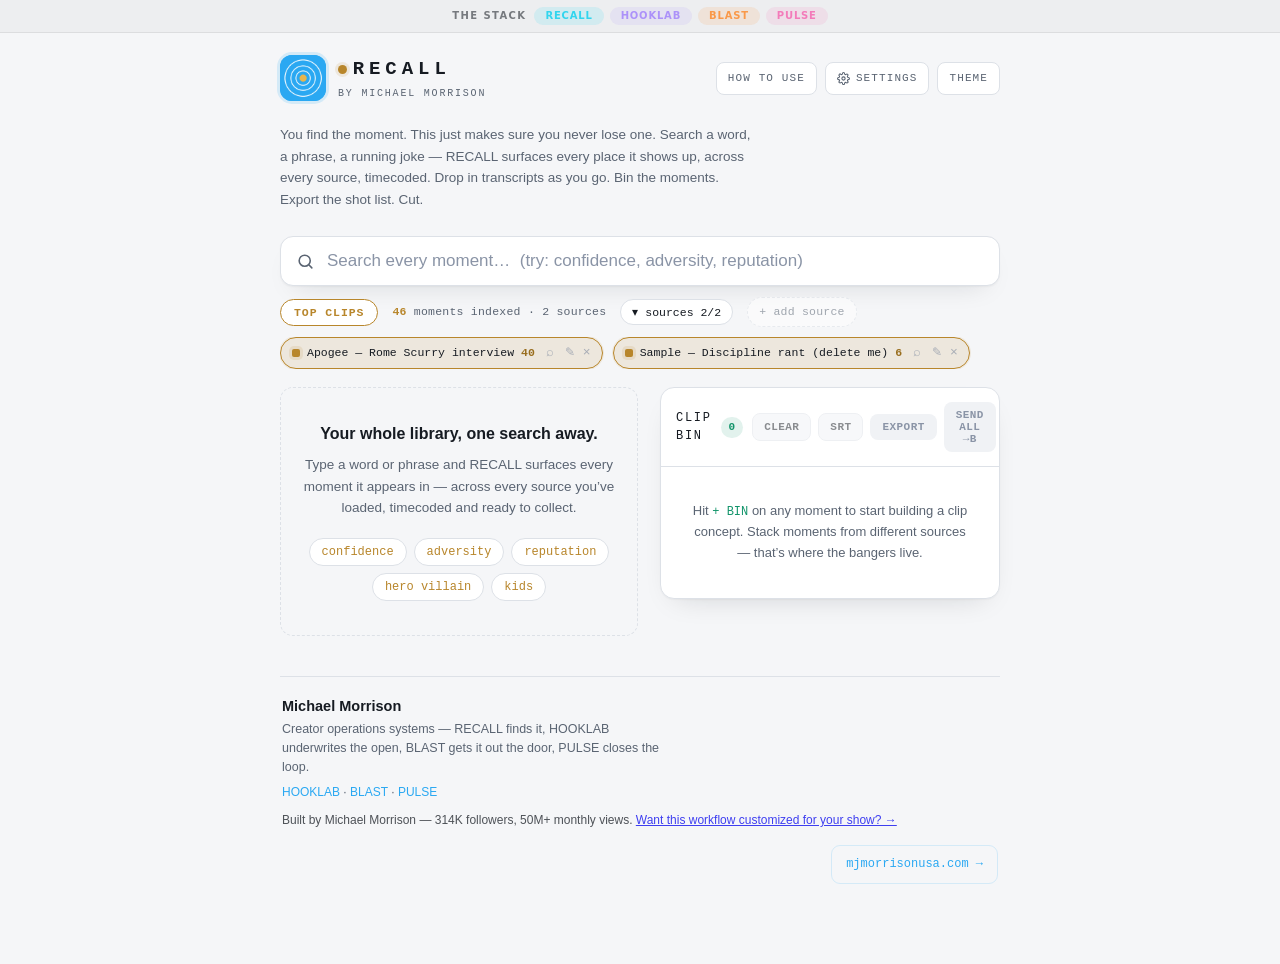
<file: index.html>
<!doctype html>
<html lang="en">
<head>
<meta charset="utf-8">
<meta name="viewport" content="width=device-width, initial-scale=1, viewport-fit=cover">
<meta name="color-scheme" content="dark light">
<meta name="theme-color" content="#0E1116" media="(prefers-color-scheme: dark)">
<meta name="theme-color" content="#F5F6F8" media="(prefers-color-scheme: light)">
<meta name="description" content="RECALL by Michael Morrison — searchable clip-memory for short-form creators. Part of the creator ops stack: RECALL finds it, HOOKLAB underwrites the open, BLAST gets it out the door.">

<!-- PWA: web app manifest + iOS Add-to-Home-Screen tags -->
<link rel="manifest" href="manifest.json">
<meta name="mobile-web-app-capable" content="yes">
<meta name="apple-mobile-web-app-capable" content="yes">
<meta name="apple-mobile-web-app-status-bar-style" content="black-translucent">
<meta name="apple-mobile-web-app-title" content="RECALL">
<meta name="format-detection" content="telephone=no">
<link rel="apple-touch-icon" href="icons/icon-180.png">
<link rel="apple-touch-icon" sizes="180x180" href="icons/icon-180.png">
<link rel="apple-touch-icon" sizes="167x167" href="icons/icon-167.png">
<link rel="apple-touch-icon" sizes="152x152" href="icons/icon-152.png">
<link rel="apple-touch-icon" sizes="120x120" href="icons/icon-120.png">

<title>RECALL — by Michael Morrison</title>
</head>
<body>
  <link rel="stylesheet" href="style.css">


<div class="wrap">
  <div class="top">
    <div class="brand">
      <span class="logo" id="logo"><b>MJM</b></span>
      <span class="lock">
        <span class="mark"><span class="dot"></span>RECALL</span>
        <span class="by">by Michael Morrison</span>
      </span>
    </div>
    <div class="actions">
      <a href="howto.html" class="iconbtn" title="How to use RECALL">HOW TO USE</a>
      <button class="iconbtn" id="settings" title="Settings">
        <svg viewBox="0 0 24 24" fill="none" stroke="currentColor" stroke-width="2" stroke-linecap="round" stroke-linejoin="round"><circle cx="12" cy="12" r="3"/><path d="M19.4 15a1.65 1.65 0 0 0 .33 1.82l.06.06a2 2 0 1 1-2.83 2.83l-.06-.06a1.65 1.65 0 0 0-1.82-.33 1.65 1.65 0 0 0-1 1.51V21a2 2 0 0 1-4 0v-.09A1.65 1.65 0 0 0 9 19.4a1.65 1.65 0 0 0-1.82.33l-.06.06a2 2 0 1 1-2.83-2.83l.06-.06a1.65 1.65 0 0 0 .33-1.82 1.65 1.65 0 0 0-1.51-1H3a2 2 0 0 1 0-4h.09A1.65 1.65 0 0 0 4.6 9a1.65 1.65 0 0 0-.33-1.82l-.06-.06a2 2 0 1 1 2.83-2.83l.06.06a1.65 1.65 0 0 0 1.82.33H9a1.65 1.65 0 0 0 1-1.51V3a2 2 0 0 1 4 0v.09a1.65 1.65 0 0 0 1 1.51 1.65 1.65 0 0 0 1.82-.33l.06-.06a2 2 0 1 1 2.83 2.83l-.06.06a1.65 1.65 0 0 0-.33 1.82V9a1.65 1.65 0 0 0 1.51 1H21a2 2 0 0 1 0 4h-.09a1.65 1.65 0 0 0-1.51 1z"/></svg>
        SETTINGS
      </button>
      <button class="iconbtn" id="theme">THEME</button>
    </div>
  </div>
  <p class="lede">You find the moment. This just makes sure you never lose one. Search a word, a phrase,
    a running joke — RECALL surfaces every place it shows up, across every source, timecoded. Drop
    in transcripts as you go. Bin the moments. Export the shot list. Cut.</p>

  <div class="searchrow">
    <div class="searchbox">
      <svg width="19" height="19" viewBox="0 0 24 24" fill="none" stroke="currentColor" stroke-width="2" stroke-linecap="round"><circle cx="11" cy="11" r="7"></circle><path d="m20 20-3.5-3.5"></path></svg>
      <input id="q" placeholder="Search every moment…  (try: confidence, adversity, reputation)" autocomplete="off" spellcheck="false">
      <button class="clearq" id="clearq" aria-label="Clear">&times;</button>
    </div>
    <div class="meta">
      <button class="tcbtn" id="topclips" title="Scan your library for proven clip openers">TOP CLIPS</button>
      <span class="count" id="count"></span>
      <button class="chip srctoggle" id="srctoggle" type="button" aria-expanded="true" aria-controls="chips">sources</button>
      <span class="chip addsrc" id="addchip">+ add source</span>
    </div>
    <div class="chiptray" id="chips"></div>
  </div>

  <div class="cols">
    <div class="results" id="results"></div>

    <aside class="bin" id="bin">
      <div class="bhead" id="bhead">
        <span class="btitle">Clip Bin</span>
        <span class="bnum" id="bnum">0</span>
        <div class="bhead-actions">
          <button class="exp2" id="clearbin" disabled title="Empty the clip bin">CLEAR</button>
          <button class="exp2" id="exportSRT" disabled title="Download as .srt subtitle file for video editors">SRT</button>
          <button class="exp" id="export" disabled title="Copy shot list to clipboard">EXPORT</button>
          <button class="exp" id="binToBlast" disabled title="Send every clip in the bin to BLAST to caption in one batch">SEND ALL →B</button>
        </div>
      </div>
      <div class="binlist" id="binlist"></div>
    </aside>
  </div>

  <footer class="foot">
    <div>
      <div class="fname">Michael Morrison</div>
      <div class="ftag">Creator operations systems — RECALL finds it, HOOKLAB underwrites the open, BLAST gets it out the door, PULSE closes the loop.</div>
      <div class="flinks"><a href="https://mjmorrison10.github.io/Hooklabs/">HOOKLAB</a> &middot; <a href="https://mjmorrison10.github.io/blast/">BLAST</a> &middot; <a href="https://mjmorrison10.github.io/pulse/">PULSE</a></div>
      <div class="fbridge" style="margin-top:10px;font-size:12px;opacity:.75;line-height:1.5">Built by Michael Morrison — 314K followers, 50M+ monthly views.
        <a href="https://mjmorrisonusa.com/#/webdev?utm_source=recall" target="_blank" rel="noopener">Want this workflow customized for your show? &rarr;</a></div>
    </div>
    <a class="fcta" href="https://mjmorrisonusa.com" target="_blank" rel="noopener">mjmorrisonusa.com &rarr;</a>
  </footer>
</div>

<div class="scrim" id="scrim">
  <div class="modal" role="dialog" aria-modal="true">
    <h2>Add a source</h2>
    <div class="mbody">
      <div><label>Title <span class="req">required</span></label>
        <input id="mtitle" placeholder="e.g. Weekly Podcast — Ep 214" aria-required="true"></div>
      <div><label>Transcript</label>
        <textarea id="mtext" placeholder="[00:01:23] Paste a timestamped transcript here...
[00:01:41] One line per moment, each starting with a timecode.
2:05 Bare timecodes work too — brackets optional."></textarea></div>
      <p class="hint" style="margin:6px 0 2px;color:var(--gold)">🎙️ <b>No API key needed:</b> transcribe your audio or video free at
        <a href="https://turboscribe.ai/dashboard" target="_blank" rel="noopener">TurboScribe</a>, then paste the transcript here. RECALL reads its format directly.</p>
      <p class="hint">Paste any of these and RECALL detects the format automatically:
        <b>SRT/VTT</b> subtitle files (most precise hook timestamps — fragmented cues are re-joined
        into full sentences), TurboScribe's inline <b>(0:04)</b> format, plain leading timecodes like
        <b>[00:01:23]</b> / <b>1:23</b>, or range headers <b>(0:04 - 0:23)</b> with text on the next line.
        Long blocks split into sentences automatically. Your library is saved on this device — it grows
        every time you add a source.</p>

      <div class="divider">OR</div>
      <div class="uploadzone" id="uploadzone" role="button" tabindex="0">
        <div class="pick" id="picklabel">
          <svg viewBox="0 0 24 24" fill="none" stroke="currentColor" stroke-width="2" stroke-linecap="round" stroke-linejoin="round"><path d="M21 15v4a2 2 0 0 1-2 2H5a2 2 0 0 1-2-2v-4"/><polyline points="17 8 12 3 7 8"/><line x1="12" y1="3" x2="12" y2="15"/></svg>
          Choose audio or video file
        </div>
        <div class="hint">mp3 · m4a · wav · mp4 · mov · webm — up to 2 GB. <b>Audio-only is fastest.</b> Pick or drop a .txt, .srt, or .vtt transcript and it loads as text, no API needed.</div>
      </div>
      <!-- Kept OUTSIDE #uploadzone: renderUploadZone() rewrites the zone's
           innerHTML on every open, which would otherwise detach this input. -->
      <input type="file" id="audiofile" accept="audio/*,video/*,.mp3,.m4a,.wav,.mp4,.mov,.webm,.ogg,.flac,.txt,.srt,.vtt,.md,text/plain" style="display:none">
      <p class="privacy"><b>Audio is sent to Google for transcription.</b> Your transcripts stay on this
        device and never leave it. <a href="https://aistudio.google.com/app/apikey" target="_blank" rel="noopener">Need a key?</a>
        No key? <a href="https://turboscribe.ai/dashboard" target="_blank" rel="noopener">Transcribe free with TurboScribe</a> and paste it above.</p>
    </div>
    <div class="mfoot">
      <div class="mstatus" id="mstatus" role="status" aria-live="polite"></div>
      <button class="btn ghost" id="mcancel">Cancel</button>
      <button class="btn primary" id="msave" disabled>Add to library</button>
    </div>
  </div>
</div>

<div class="scrim" id="settingscrim">
  <div class="modal" role="dialog" aria-modal="true">
    <h2>Settings</h2>
    <div class="mbody">
      <div>
        <label>AI provider</label>
        <div class="providerrow radiocards">
          <label class="radiopill"><input type="radio" name="provider" id="providerGemini" value="gemini" checked>
            <span class="rbody"><span class="rtitle">Gemini</span>
            <span class="rdesc">The easy default. Only option that can upload long recordings.</span></span></label>
          <label class="radiopill"><input type="radio" name="provider" id="providerOpenrouter" value="openrouter">
            <span class="rbody"><span class="rtitle">OpenRouter</span>
            <span class="rdesc">Pick any text model. Caps out near 15MB per file.</span></span></label>
        </div>
        <p class="hint" style="margin-top:6px;color:var(--gold)">🔗 API keys are shared across RECALL,
          HOOKLAB, BLAST, and PULSE on this device — enter a key once, it works everywhere.</p>
      </div>

      <div>
        <label>AI speed vs. quality</label>
        <div class="providerrow radiocards">
          <label class="radiopill"><input type="radio" name="aiThinking" value="on" checked>
            <span class="rbody"><span class="rtitle">Best quality</span>
            <span class="rdesc">The model thinks before answering. Better results, slower.</span></span></label>
          <label class="radiopill"><input type="radio" name="aiThinking" value="off">
            <span class="rbody"><span class="rtitle">Fastest</span>
            <span class="rdesc">Skips thinking. Answers sooner, a little rougher.</span></span></label>
        </div>
        <p class="hint" style="margin-top:8px">Gemini only (OpenRouter models decide for themselves).
          Transcription always skips thinking, and Top Clips scanning always thinks — this switch covers
          AI COMPOSE and the rest. Saves instantly and applies across RECALL, HOOKLAB, and BLAST on this
          device.</p>
      </div>

      <div id="geminiFields"><label>Gemini API key</label>
        <div class="keyrow">
          <input id="gemkey" type="password" placeholder="AIza… or AQ.…" autocomplete="off" spellcheck="false">
          <button id="keyshow" type="button">show</button>
        </div>
        <div class="keystatus empty" id="keystatus">No key saved.</div>
        <p class="hint keyhint" style="margin-top:8px">Your key is stored only in this browser's
          localStorage and sent only to Google Gemini for transcription. Gemini API keys are free within
          Google's rate limits; past those limits Google bills your account.
          <a href="https://aistudio.google.com/app/apikey" target="_blank" rel="noopener">Get a free key at aistudio.google.com</a>.</p>
      </div>

      <div id="openrouterFields" class="hidden"><label>OpenRouter API key</label>
        <div class="keyrow">
          <input id="orkey" type="password" placeholder="sk-or-…" autocomplete="off" spellcheck="false">
          <button id="orkeyshow" type="button">show</button>
        </div>
        <div class="keystatus empty" id="orkeystatus">No key saved.</div>
        <label style="margin-top:12px;display:flex;justify-content:space-between;align-items:center">Model
          <button type="button" id="ormodelrefresh" title="Re-pull the model list and pricing from OpenRouter"
            style="font:inherit;font-size:11px;letter-spacing:.04em;background:none;border:none;color:var(--gold);cursor:pointer;padding:0;text-transform:none">↻ Refresh</button>
        </label>
        <select id="ormodelselect"></select>
        <input id="ormodel" type="text" placeholder="openai/gpt-4o-mini" autocomplete="off" spellcheck="false" style="margin-top:8px">
        <p class="hint keyhint" style="margin-top:8px">Live list from OpenRouter, ranked by
          <a href="https://arena.ai/leaderboard/text" target="_blank" rel="noopener">arena.ai</a>.
          FREE means $0 within the provider's rate limits; paid prices are per 1M tokens.
          No large-file upload like Gemini's — long recordings need Gemini.
          <a href="https://openrouter.ai/keys" target="_blank" rel="noopener">Get a key at openrouter.ai</a>.</p>
      </div>

      <div class="divider">CHANNEL</div>

      <div>
        <label for="channelname">Channel name</label>
        <input id="channelname" type="text" placeholder="e.g. Uncle Scurry Clips" autocomplete="off">
        <label for="channelniche" style="margin-top:10px;display:block">Niche</label>
        <select id="channelniche"></select>
        <p class="hint" style="margin-top:8px">Feeds Top Clips — niche-fit ranking offline, and the
          AI pass when a key is set.</p>
        <label for="postattr" style="margin-top:10px;display:block">Post attribution</label>
        <input id="postattr" type="text" placeholder="— {show}" autocomplete="off" spellcheck="false">
        <p class="hint" style="margin-top:8px">Suffix on Top Clips → POST quotes. <b>{show}</b> becomes
          the source title.</p>
      </div>

      <div class="divider">DATA</div>

      <div>
        <label>Library backup</label>
        <p class="hint" style="margin:6px 0 10px">Save your library as a JSON file you can re-import
          later. Useful when switching browsers, devices, or just keeping a safety copy. Your library
          lives in this browser's localStorage — clearing browser data wipes it.</p>
        <div class="keyrow">
          <button id="exportlib" type="button" class="primary">Export library</button>
          <button id="importlib" type="button">Import…</button>
          <input type="file" id="libfile" accept="application/json,.json" style="display:none">
        </div>
        <div class="keystatus empty" id="libstatus">No export yet.</div>
        <div id="libactions" style="display:none;margin-top:8px" class="keyrow">
          <button id="libreplace" type="button" class="primary">Replace my library</button>
          <button id="libmerge" type="button">Merge (add new sources only)</button>
          <button id="libcancel" type="button">Cancel</button>
        </div>
        <p class="hint" style="margin-top:8px"><b>Replace</b> wipes your current library and loads
          the file. <b>Merge</b> adds sources from the file that aren't already in your library; bin
          items aren't merged.</p>
      </div>

      <div style="margin-top:16px">
        <label>Whole-stack backup</label>
        <p class="hint" style="margin:6px 0 10px">One file that backs up <b>all four apps</b> on this
          device: RECALL's library, your HOOKLAB ledger, BLAST sessions/presets, PULSE tracked posts,
          and your shared API keys. Restore it on a new browser or device.</p>
        <div class="keyrow">
          <button id="stackexport" type="button" class="primary">Export stack backup</button>
          <button id="stackimport" type="button">Import…</button>
          <input type="file" id="stackfile" accept="application/json,.json" style="display:none">
        </div>
        <div class="keystatus empty" id="stackstatus">Covers RECALL · HOOKLAB · BLAST · PULSE.</div>
        <div class="keyrow" style="margin-top:10px">
          <button id="stacksync" type="button" class="primary">Sync Google Drive</button>
          <button id="stackmerge" type="button">Merge a file…</button>
          <input type="file" id="stackmergefile" accept="application/json,.json" style="display:none">
        </div>
        <p class="hint" style="margin:8px 0 4px">Sync keeps this device and your phone in step through <b>your own</b> Google Drive (it only ever touches the one file it creates, and never uploads your API keys). Merge folds another backup in without deleting anything.</p>
        <div class="keystatus empty" id="syncstatus"></div>
      </div>
    </div>
    <div class="mfoot">
      <button class="btn ghost" id="keyclear">Clear this key</button>
      <button class="btn ghost" id="keycancel">Cancel</button>
      <button class="btn primary" id="keysave">Save</button>
    </div>
  </div>
</div>

<div class="toast" id="toast"></div>

<script src="stackdata.js"></script>
<script src="stacknav.js"></script>
<script src="stackmodels.js"></script>
<script src="llm.js"></script>
<script src="topclips-patterns.js"></script>
<script src="topclips.js"></script>
<script src="app.js"></script>

<script data-goatcounter="https://mjmorrisonusa.goatcounter.com/count"
        async src="//gc.zgo.at/count.js"></script>
</body>
</html>
</file>
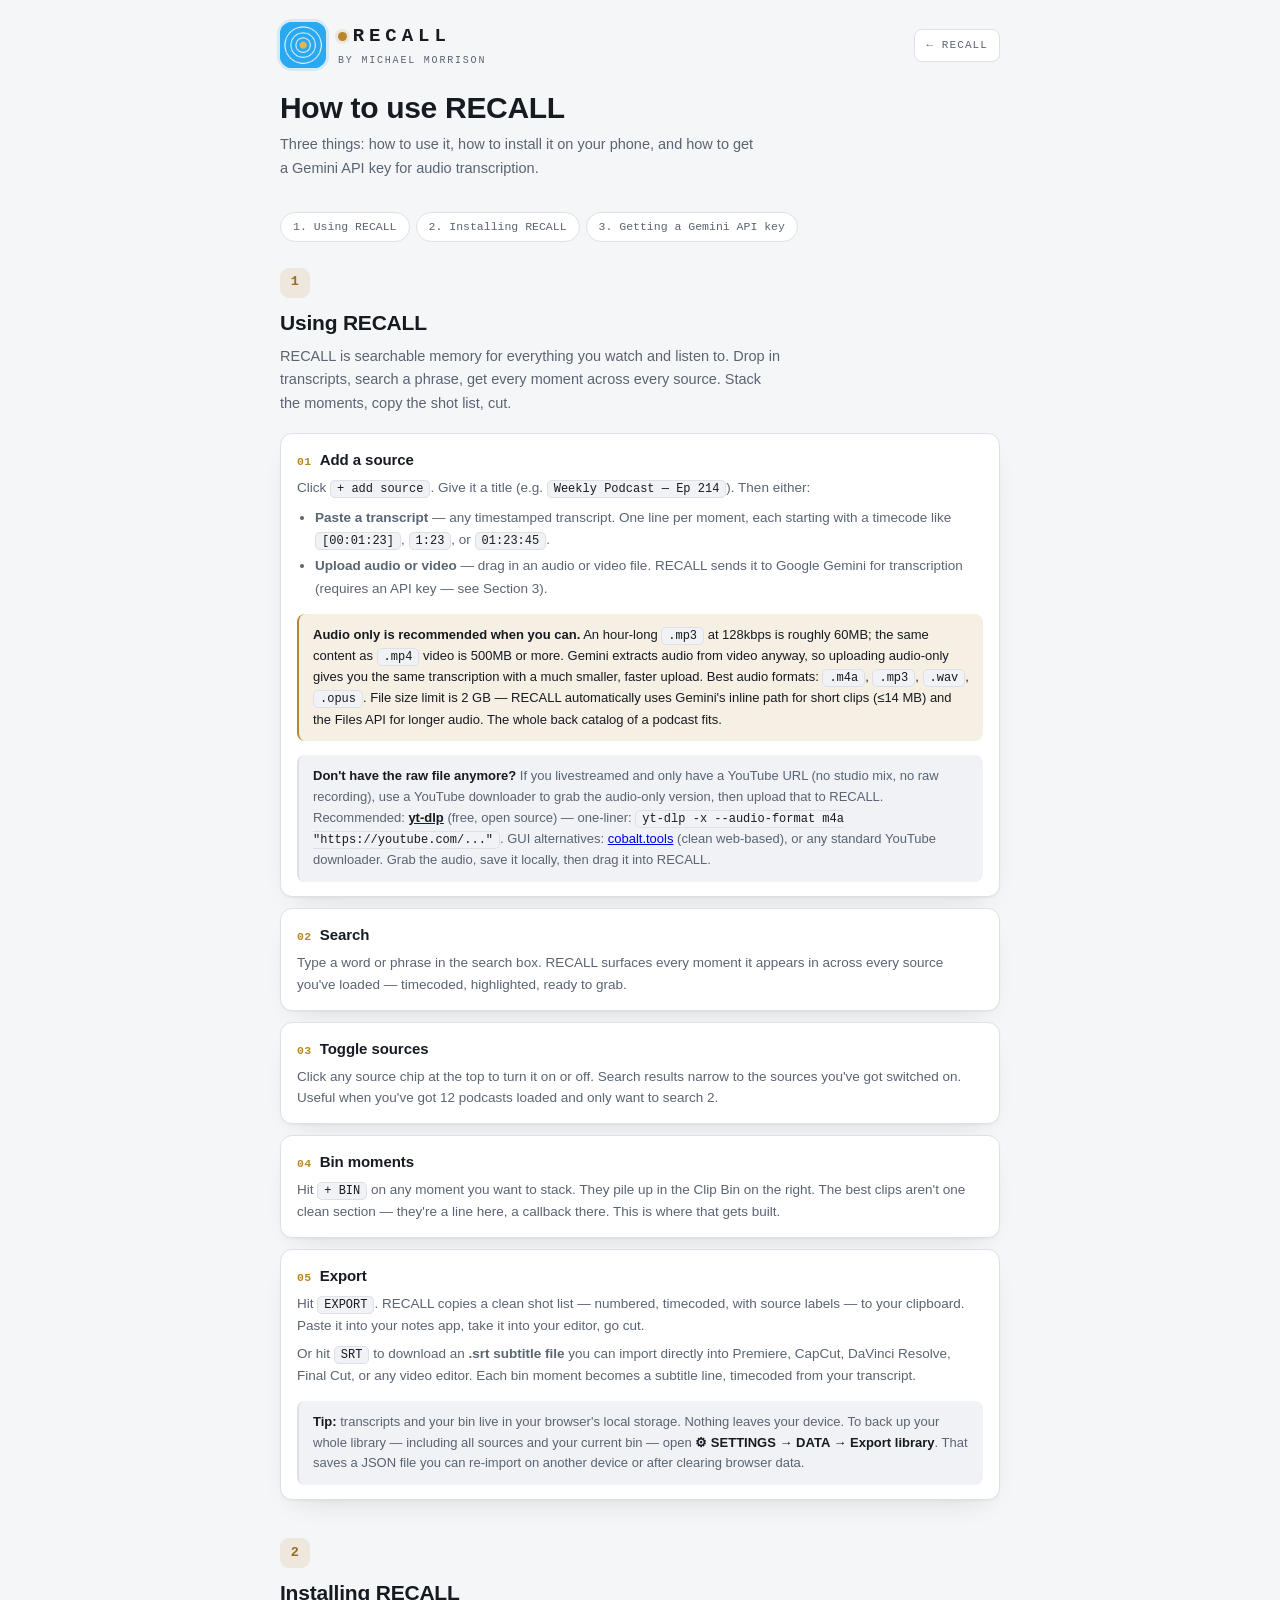
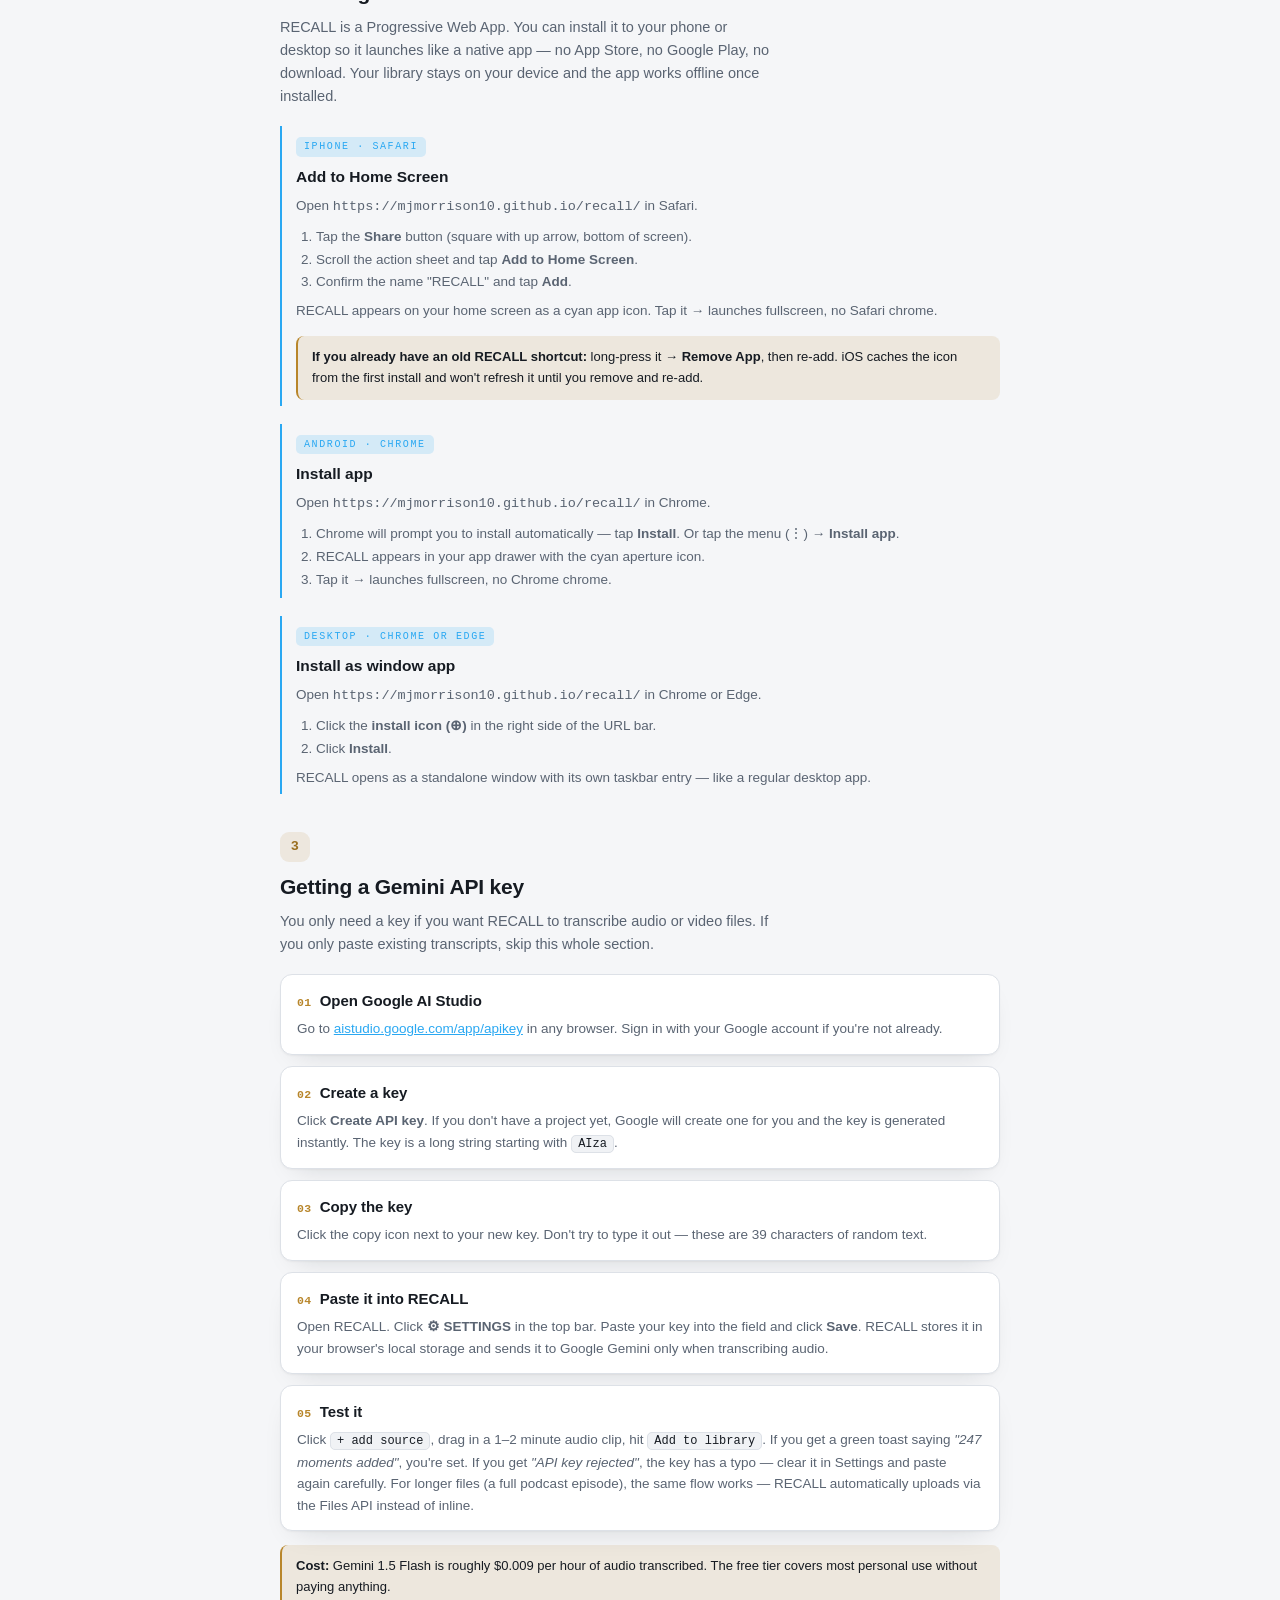
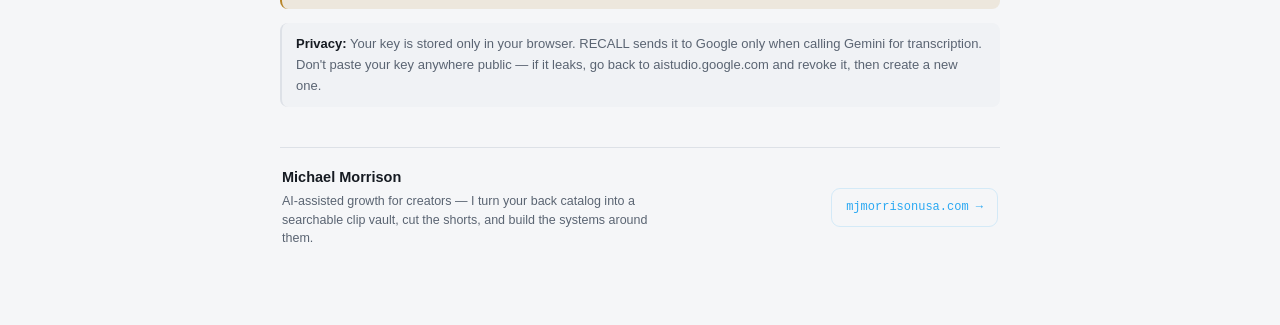
<file: howto.html>
<!doctype html>
<html lang="en">
<head>
<meta charset="utf-8">
<meta name="viewport" content="width=device-width, initial-scale=1, viewport-fit=cover">
<meta name="color-scheme" content="dark light">
<meta name="theme-color" content="#0E1116" media="(prefers-color-scheme: dark)">
<meta name="theme-color" content="#F5F6F8" media="(prefers-color-scheme: light)">
<meta name="description" content="How to use RECALL — install the app, get a Gemini API key, and search your transcript library.">

<!-- PWA: same manifest + iOS tags as the main app so this page works in the installed shell too -->
<link rel="manifest" href="manifest.json">
<meta name="mobile-web-app-capable" content="yes">
<meta name="apple-mobile-web-app-capable" content="yes">
<meta name="apple-mobile-web-app-status-bar-style" content="black-translucent">
<meta name="apple-mobile-web-app-title" content="RECALL">
<meta name="format-detection" content="telephone=no">
<link rel="apple-touch-icon" href="icons/icon-180.png">
<link rel="apple-touch-icon" sizes="180x180" href="icons/icon-180.png">
<link rel="apple-touch-icon" sizes="167x167" href="icons/icon-167.png">
<link rel="apple-touch-icon" sizes="152x152" href="icons/icon-152.png">
<link rel="apple-touch-icon" sizes="120x120" href="icons/icon-120.png">

<title>How to use RECALL</title>

  <link rel="stylesheet" href="style.css">

</head>
<body>
<div class="wrap">
  <div class="top">
    <a href="index.html" class="brand" style="text-decoration:none;color:inherit">
      <span class="logo" id="logo"></span>
      <span class="lock">
        <span class="mark"><span class="dot"></span>RECALL</span>
        <span class="by">by Michael Morrison</span>
      </span>
    </a>
    <div class="actions">
      <a href="index.html" class="iconbtn">← RECALL</a>
    </div>
  </div>

  <div class="pagehead">
    <h1>How to use RECALL</h1>
    <p>Three things: how to use it, how to install it on your phone, and how to get a Gemini API key for audio transcription.</p>
  </div>

  <nav class="toc">
    <a href="#use">1. Using RECALL</a>
    <a href="#install">2. Installing RECALL</a>
    <a href="#key">3. Getting a Gemini API key</a>
  </nav>

  <!-- ===== SECTION 1: USING RECALL ===== -->
  <section class="howsection" id="use">
    <div class="num">1</div>
    <h2>Using RECALL</h2>
    <p class="intro">RECALL is searchable memory for everything you watch and listen to. Drop in transcripts, search a phrase, get every moment across every source. Stack the moments, copy the shot list, cut.</p>

    <div class="steps">
      <div class="step">
        <h3><span class="ord">01</span>Add a source</h3>
        <p>Click <code>+ add source</code>. Give it a title (e.g. <code>Weekly Podcast — Ep 214</code>). Then either:</p>
        <ul>
          <li><b>Paste a transcript</b> — any timestamped transcript. One line per moment, each starting with a timecode like <code>[00:01:23]</code>, <code>1:23</code>, or <code>01:23:45</code>.</li>
          <li><b>Upload audio or video</b> — drag in an audio or video file. RECALL sends it to Google Gemini for transcription (requires an API key — see Section 3).</li>
        </ul>

        <div class="note"><b>Audio only is recommended when you can.</b> An hour-long <code>.mp3</code> at 128kbps is roughly 60MB; the same content as <code>.mp4</code> video is 500MB or more. Gemini extracts audio from video anyway, so uploading audio-only gives you the same transcription with a much smaller, faster upload. Best audio formats: <code>.m4a</code>, <code>.mp3</code>, <code>.wav</code>, <code>.opus</code>. File size limit is 2 GB — RECALL automatically uses Gemini's inline path for short clips (≤14 MB) and the Files API for longer audio. The whole back catalog of a podcast fits.</div>

        <div class="note muted"><b>Don't have the raw file anymore?</b> If you livestreamed and only have a YouTube URL (no studio mix, no raw recording), use a YouTube downloader to grab the audio-only version, then upload that to RECALL. Recommended: <a href="https://github.com/yt-dlp/yt-dlp" target="_blank" rel="noopener"><b>yt-dlp</b></a> (free, open source) — one-liner: <code>yt-dlp -x --audio-format m4a "https://youtube.com/..."</code>. GUI alternatives: <a href="https://cobalt.tools" target="_blank" rel="noopener">cobalt.tools</a> (clean web-based), or any standard YouTube downloader. Grab the audio, save it locally, then drag it into RECALL.</div>
      </div>

      <div class="step">
        <h3><span class="ord">02</span>Search</h3>
        <p>Type a word or phrase in the search box. RECALL surfaces every moment it appears in across every source you've loaded — timecoded, highlighted, ready to grab.</p>
      </div>

      <div class="step">
        <h3><span class="ord">03</span>Toggle sources</h3>
        <p>Click any source chip at the top to turn it on or off. Search results narrow to the sources you've got switched on. Useful when you've got 12 podcasts loaded and only want to search 2.</p>
      </div>

      <div class="step">
        <h3><span class="ord">04</span>Bin moments</h3>
        <p>Hit <code>+ BIN</code> on any moment you want to stack. They pile up in the Clip Bin on the right. The best clips aren't one clean section — they're a line here, a callback there. This is where that gets built.</p>
      </div>

      <div class="step">
        <h3><span class="ord">05</span>Export</h3>
        <p>Hit <code>EXPORT</code>. RECALL copies a clean shot list — numbered, timecoded, with source labels — to your clipboard. Paste it into your notes app, take it into your editor, go cut.</p>
        <p>Or hit <code>SRT</code> to download an <b>.srt subtitle file</b> you can import directly into Premiere, CapCut, DaVinci Resolve, Final Cut, or any video editor. Each bin moment becomes a subtitle line, timecoded from your transcript.</p>
        <div class="note muted"><b>Tip:</b> transcripts and your bin live in your browser's local storage. Nothing leaves your device. To back up your whole library — including all sources and your current bin — open <b>⚙ SETTINGS → DATA → Export library</b>. That saves a JSON file you can re-import on another device or after clearing browser data.</div>
      </div>
    </div>
  </section>

  <!-- ===== SECTION 2: INSTALLING RECALL ===== -->
  <section class="howsection" id="install">
    <div class="num">2</div>
    <h2>Installing RECALL</h2>
    <p class="intro">RECALL is a Progressive Web App. You can install it to your phone or desktop so it launches like a native app — no App Store, no Google Play, no download. Your library stays on your device and the app works offline once installed.</p>

    <div class="platform">
      <span class="tag">iPhone · Safari</span>
      <h3>Add to Home Screen</h3>
      <p>Open <code>https://mjmorrison10.github.io/recall/</code> in Safari.</p>
      <ol style="margin:8px 0 0;padding-left:20px;color:var(--muted);font-size:13.5px;line-height:1.7">
        <li>Tap the <b>Share</b> button (square with up arrow, bottom of screen).</li>
        <li>Scroll the action sheet and tap <b>Add to Home Screen</b>.</li>
        <li>Confirm the name "RECALL" and tap <b>Add</b>.</li>
      </ol>
      <p>RECALL appears on your home screen as a cyan app icon. Tap it → launches fullscreen, no Safari chrome.</p>
      <div class="note"><b>If you already have an old RECALL shortcut:</b> long-press it → <b>Remove App</b>, then re-add. iOS caches the icon from the first install and won't refresh it until you remove and re-add.</div>
    </div>

    <div class="platform">
      <span class="tag">Android · Chrome</span>
      <h3>Install app</h3>
      <p>Open <code>https://mjmorrison10.github.io/recall/</code> in Chrome.</p>
      <ol style="margin:8px 0 0;padding-left:20px;color:var(--muted);font-size:13.5px;line-height:1.7">
        <li>Chrome will prompt you to install automatically — tap <b>Install</b>. Or tap the menu (⋮) → <b>Install app</b>.</li>
        <li>RECALL appears in your app drawer with the cyan aperture icon.</li>
        <li>Tap it → launches fullscreen, no Chrome chrome.</li>
      </ol>
    </div>

    <div class="platform">
      <span class="tag">Desktop · Chrome or Edge</span>
      <h3>Install as window app</h3>
      <p>Open <code>https://mjmorrison10.github.io/recall/</code> in Chrome or Edge.</p>
      <ol style="margin:8px 0 0;padding-left:20px;color:var(--muted);font-size:13.5px;line-height:1.7">
        <li>Click the <b>install icon (⊕)</b> in the right side of the URL bar.</li>
        <li>Click <b>Install</b>.</li>
      </ol>
      <p>RECALL opens as a standalone window with its own taskbar entry — like a regular desktop app.</p>
    </div>
  </section>

  <!-- ===== SECTION 3: GETTING A GEMINI API KEY ===== -->
  <section class="howsection" id="key">
    <div class="num">3</div>
    <h2>Getting a Gemini API key</h2>
    <p class="intro">You only need a key if you want RECALL to transcribe audio or video files. If you only paste existing transcripts, skip this whole section.</p>

    <div class="steps">
      <div class="step">
        <h3><span class="ord">01</span>Open Google AI Studio</h3>
        <p>Go to <a href="https://aistudio.google.com/app/apikey" target="_blank" rel="noopener" style="color:var(--brand)">aistudio.google.com/app/apikey</a> in any browser. Sign in with your Google account if you're not already.</p>
      </div>

      <div class="step">
        <h3><span class="ord">02</span>Create a key</h3>
        <p>Click <b>Create API key</b>. If you don't have a project yet, Google will create one for you and the key is generated instantly. The key is a long string starting with <code>AIza</code>.</p>
      </div>

      <div class="step">
        <h3><span class="ord">03</span>Copy the key</h3>
        <p>Click the copy icon next to your new key. Don't try to type it out — these are 39 characters of random text.</p>
      </div>

      <div class="step">
        <h3><span class="ord">04</span>Paste it into RECALL</h3>
        <p>Open RECALL. Click <b>⚙ SETTINGS</b> in the top bar. Paste your key into the field and click <b>Save</b>. RECALL stores it in your browser's local storage and sends it to Google Gemini only when transcribing audio.</p>
      </div>

      <div class="step">
        <h3><span class="ord">05</span>Test it</h3>
        <p>Click <code>+ add source</code>, drag in a 1–2 minute audio clip, hit <code>Add to library</code>. If you get a green toast saying <i>"247 moments added"</i>, you're set. If you get <i>"API key rejected"</i>, the key has a typo — clear it in Settings and paste again carefully. For longer files (a full podcast episode), the same flow works — RECALL automatically uploads via the Files API instead of inline.</p>
      </div>
    </div>

    <div class="note"><b>Cost:</b> Gemini 1.5 Flash is roughly $0.009 per hour of audio transcribed. The free tier covers most personal use without paying anything.</div>
    <div class="note muted"><b>Privacy:</b> Your key is stored only in your browser. RECALL sends it to Google only when calling Gemini for transcription. Don't paste your key anywhere public — if it leaks, go back to aistudio.google.com and revoke it, then create a new one.</div>
  </section>

  <footer class="foot">
    <div>
      <div class="fname">Michael Morrison</div>
      <div class="ftag">AI-assisted growth for creators — I turn your back catalog into a searchable clip vault, cut the shorts, and build the systems around them.</div>
    </div>
    <a class="fcta" href="https://mjmorrisonusa.com" target="_blank" rel="noopener">mjmorrisonusa.com &rarr;</a>
  </footer>
</div>

<script>
// Logo fallback (matches index.html's logic).
(function(){
  var im = new Image();
  im.onload = function(){
    var l = document.getElementById("logo");
    if (l) { l.innerHTML = ""; im.alt = "Michael Morrison"; l.appendChild(im); }
  };
  im.src = "logo.png";
})();
</script>
</body>
</html>
</file>
<file: style.css>
:root{
    --ground:#0E1116; --surface:#161B22; --surface2:#1D242E; --border:#2A333F;
    --ink:#E6EAF0; --muted:#8A94A6; --faint:#5C6675;
    --gold:#E8B54D; --gold-deep:#C8912E; --gold-ghost:rgba(232,181,77,.14);
    --pos:#4FD6A0; --pos-ghost:rgba(79,214,160,.14);
    --brand:#2AA8F2; --brand-ghost:rgba(42,168,242,.16);
    --shadow:0 1px 0 rgba(255,255,255,.03) inset, 0 10px 30px -12px rgba(0,0,0,.6);
    --sans:-apple-system,BlinkMacSystemFont,"Segoe UI",Roboto,Helvetica,Arial,sans-serif;
    --mono:ui-monospace,"SF Mono",SFMono-Regular,Menlo,Consolas,"Liberation Mono",monospace;
  }
  @media (prefers-color-scheme: light){
    :root{
      --ground:#F5F6F8; --surface:#FFFFFF; --surface2:#F0F2F5; --border:#DDE1E7;
      --ink:#161B22; --muted:#5A6472; --faint:#8A94A6;
      --gold:#B8862B; --gold-deep:#996E1E; --gold-ghost:rgba(184,134,43,.13);
      --pos:#12946A; --pos-ghost:rgba(18,148,106,.12);
      --shadow:0 1px 2px rgba(16,20,25,.04), 0 12px 28px -16px rgba(16,20,25,.18);
    }
  }
  :root[data-theme="dark"]{
    --ground:#0E1116; --surface:#161B22; --surface2:#1D242E; --border:#2A333F;
    --ink:#E6EAF0; --muted:#8A94A6; --faint:#5C6675;
    --gold:#E8B54D; --gold-deep:#C8912E; --gold-ghost:rgba(232,181,77,.14);
    --pos:#4FD6A0; --pos-ghost:rgba(79,214,160,.14);
    --shadow:0 1px 0 rgba(255,255,255,.03) inset, 0 10px 30px -12px rgba(0,0,0,.6);
  }
  :root[data-theme="light"]{
    --ground:#F5F6F8; --surface:#FFFFFF; --surface2:#F0F2F5; --border:#DDE1E7;
    --ink:#161B22; --muted:#5A6472; --faint:#8A94A6;
    --gold:#B8862B; --gold-deep:#996E1E; --gold-ghost:rgba(184,134,43,.13);
    --pos:#12946A; --pos-ghost:rgba(18,148,106,.12);
    --shadow:0 1px 2px rgba(16,20,25,.04), 0 12px 28px -16px rgba(16,20,25,.18);
  }

  *{box-sizing:border-box}
  body{margin:0;background:var(--ground);color:var(--ink);font-family:var(--sans);
    -webkit-font-smoothing:antialiased;line-height:1.5}
  .wrap{max-width:1180px;margin:0 auto;padding:22px 20px 140px}

  /* header */
  .top{display:flex;align-items:center;gap:14px;flex-wrap:wrap;margin-bottom:4px}
  .brand{display:flex;align-items:center;gap:12px}
  .logo{width:46px;height:46px;border-radius:12px;background:var(--brand);flex:none;
    display:flex;align-items:center;justify-content:center;overflow:hidden;
    box-shadow:0 0 0 3px var(--brand-ghost)}
  .logo b{font-family:var(--mono);font-weight:700;font-size:13px;color:#fff;letter-spacing:.02em}
  .logo img{width:100%;height:100%;object-fit:contain;display:block}
  .lock{display:flex;flex-direction:column;gap:2px}
  .lock .by{font-family:var(--mono);font-size:10px;letter-spacing:.18em;text-transform:uppercase;
    color:var(--muted)}
  .mark{font-family:var(--mono);font-weight:700;font-size:19px;letter-spacing:.26em;
    color:var(--ink);display:inline-flex;align-items:center;gap:.5ch}
  .mark .dot{width:9px;height:9px;border-radius:50%;background:var(--gold);
    box-shadow:0 0 0 3px var(--gold-ghost)}
  .foot{margin-top:32px;padding:18px 2px 0;border-top:1px solid var(--border);
    display:flex;gap:16px;align-items:center;flex-wrap:wrap}
  .foot .fname{font-weight:600;font-size:14.5px}
  .foot .ftag{color:var(--muted);font-size:12.5px;max-width:56ch;line-height:1.5;margin-top:3px}
  .foot .flinks{margin-top:6px;font-size:12px;color:var(--muted)}
  .foot .flinks a{color:var(--brand);text-decoration:none}
  .foot .flinks a:hover{text-decoration:underline}
  .foot .fcta{margin-left:auto;font-family:var(--mono);font-size:12px;color:var(--brand);
    text-decoration:none;border:1px solid var(--brand-ghost);padding:9px 14px;border-radius:9px;
    white-space:nowrap;transition:.12s}
  .foot .fcta:hover{background:var(--brand-ghost)}
  .actions{margin-left:auto;display:flex;gap:8px}
  .iconbtn{background:var(--surface);border:1px solid var(--border);
    color:var(--muted);font-family:var(--mono);font-size:11px;letter-spacing:.1em;
    padding:7px 11px;border-radius:8px;cursor:pointer;display:inline-flex;align-items:center;gap:6px}
  .iconbtn:hover{color:var(--ink);border-color:var(--gold)}
  .iconbtn svg{width:13px;height:13px;display:block}

  /* upload zone + settings */
  .uploadzone{border:1px dashed var(--border);border-radius:10px;padding:18px;
    text-align:center;cursor:pointer;transition:.15s;background:var(--surface2)}
  .uploadzone:hover,.uploadzone.dragover{border-color:var(--gold);background:var(--gold-ghost)}
  .uploadzone .pick{color:var(--gold);font-family:var(--mono);font-size:13px;display:inline-flex;align-items:center;gap:7px}
  .uploadzone .pick svg{width:16px;height:16px}
  .uploadzone .hint{color:var(--faint);font-size:11.5px;margin-top:6px;font-family:var(--mono);letter-spacing:.02em}
  .uploadzone.has-file{padding:13px 15px;text-align:left;cursor:default;background:var(--surface)}
  .uploadzone.has-file .row{display:flex;align-items:center;gap:10px}
  .uploadzone.has-file .name{color:var(--ink);font-weight:600;font-size:14px;flex:1;min-width:0;
    overflow:hidden;text-overflow:ellipsis;white-space:nowrap}
  .uploadzone.has-file .size{color:var(--muted);font-family:var(--mono);font-size:11px;margin-top:4px}
  .uploadzone.has-file .x{color:var(--faint);font-size:18px;cursor:pointer;flex:none;
    background:none;border:none;padding:0 4px;line-height:1}
  .uploadzone.has-file .x:hover{color:var(--gold)}

  .privacy{font-size:11.5px;color:var(--muted);line-height:1.55;margin-top:4px;
    padding:10px 12px;background:var(--gold-ghost);border-radius:8px;
    border-left:2px solid var(--gold)}
  .privacy b{color:var(--ink);font-weight:600}
  .privacy a{color:var(--gold-deep)}

  .divider{display:flex;align-items:center;gap:10px;margin:14px 0 10px;color:var(--faint);
    font-family:var(--mono);font-size:10px;letter-spacing:.2em}
  .divider::before,.divider::after{content:"";flex:1;height:1px;background:var(--border)}

  .keyrow{display:flex;gap:8px;align-items:center}
  .keyrow input{flex:1;font-family:var(--mono);letter-spacing:.02em}
  .keyrow button{flex:none;background:var(--surface2);border:1px solid var(--border);
    color:var(--muted);font-family:var(--mono);font-size:11px;padding:9px 12px;
    border-radius:9px;cursor:pointer}
  .keyrow button:hover{color:var(--ink);border-color:var(--gold)}
  .keyrow button.primary{background:var(--gold);border-color:var(--gold);color:#241a06;font-weight:700}
  .keyrow button.primary:hover{background:var(--gold-deep);border-color:var(--gold-deep);color:#241a06}
  .keystatus{font-family:var(--mono);font-size:11.5px;margin-top:6px}
  .keystatus.set{color:var(--pos)}
  .keystatus.empty{color:var(--faint)}

  .hidden{display:none}
  .providerrow{display:flex;gap:10px;flex-wrap:wrap;margin-top:6px}
  /* 44px is the minimum comfortable touch target; the old 36px pills were a
     coin-flip to hit on a phone. */
  .radiopill{display:flex;align-items:center;gap:10px;background:var(--ground);border:1px solid var(--border);
    border-radius:10px;padding:10px 12px;cursor:pointer;font-size:14px;color:var(--ink);min-height:44px}
  .radiopill:has(input:checked){border-color:var(--gold);background:var(--gold-ghost);
    box-shadow:inset 0 0 0 1px var(--gold)}
  .radiopill input{margin:0;flex:none;width:18px;height:18px;accent-color:var(--gold)}
  .radiopill .pilltag{color:var(--muted);font-family:var(--mono);font-size:11px;letter-spacing:.04em}

  /* Stacked cards: one option per row with a plain-language description.
     Side-by-side pills wrapped unpredictably at phone widths and the 10px
     monospace tags were unreadable. */
  .radiocards{flex-direction:column;gap:8px}
  .radiocards .radiopill{width:100%;align-items:flex-start}
  .rbody{display:flex;flex-direction:column;gap:2px;min-width:0}
  .rtitle{font-size:14px;font-weight:600;line-height:1.3}
  .rdesc{font-size:12px;line-height:1.4;color:var(--muted)}
  /* The modal styles its section labels as uppercase monospace, and a
     .radiopill IS a <label> — without this reset the option text rendered as
     "SKIPS THINKING. ANSWERS SOONER..." in 12px mono, which is the exact
     unreadability this change exists to fix. */
  .mbody .radiopill,.rtitle,.rdesc{font-family:var(--sans);text-transform:none;letter-spacing:normal}
  .rtitle{color:var(--ink)}

  .lede{color:var(--muted);font-size:13.5px;max-width:64ch;margin:10px 0 20px;line-height:1.6}
  .lede b{color:var(--ink);font-weight:600}

  /* search */
  .searchrow{position:sticky;top:0;z-index:20;background:var(--ground);
    padding-top:6px;padding-bottom:12px}
  .searchbox{display:flex;align-items:center;gap:10px;background:var(--surface);
    border:1px solid var(--border);border-radius:13px;padding:13px 15px;box-shadow:var(--shadow);
    transition:border-color .15s}
  .searchbox:focus-within{border-color:var(--gold)}
  .searchbox svg{flex:none;color:var(--muted)}
  #q{flex:1;background:none;border:none;outline:none;color:var(--ink);font-size:17px;
    font-family:var(--sans);min-width:0}
  #q::placeholder{color:var(--faint)}
  .clearq{background:none;border:none;color:var(--faint);cursor:pointer;font-size:18px;
    padding:2px 6px;display:none}
  .clearq:hover{color:var(--ink)}

  .meta{display:flex;align-items:center;gap:8px 14px;flex-wrap:wrap;margin-top:11px;
    font-family:var(--mono);font-size:11.5px;color:var(--muted);letter-spacing:.02em}
  .count b{color:var(--gold);font-weight:700}
  /* Source chips — active state is gold-filled, inactive is clearly "off"
     (dimmed + dashed border) so you can tell at a glance which sources
     contribute to the current search. Hover on inactive lifts the dim
     but never fully activates, so it never gets confused with active. */
  .chip{display:inline-flex;align-items:center;gap:7px;background:var(--surface);
    border:1px solid var(--border);border-radius:20px;padding:5px 11px;cursor:pointer;
    font-family:var(--mono);font-size:11.5px;color:var(--muted);user-select:none;
    transition:.12s;opacity:.55;border-style:dashed}
  .chip:hover{opacity:.85;border-color:var(--faint);color:var(--ink)}
  .chip.on{opacity:1;color:var(--ink);border-color:var(--gold);
    background:var(--gold-ghost);border-style:solid;
    box-shadow:0 0 0 1px var(--gold-ghost)}
  .chip.on:hover{opacity:1;background:var(--gold-ghost);border-color:var(--gold)}
  .chip .sw{width:8px;height:8px;border-radius:2px;background:var(--faint);
    transition:.15s}
  .chip:hover .sw{background:var(--brand)}
  .chip.on .sw{background:var(--gold);box-shadow:0 0 0 3px var(--gold-ghost)}
  .chip .n{color:var(--faint);transition:.15s;font-weight:400}
  .chip:hover .n{color:var(--brand)}
  .chip.on .n{color:var(--gold-deep);font-weight:700}
  .chip .x{color:var(--faint);font-size:13px;margin-left:1px;opacity:.7;transition:.12s}
  .chip:hover .x{opacity:1}
  .chip .x:hover{color:var(--gold)}
  .chip .scout{color:var(--faint);font-size:13px;margin-left:4px;opacity:.7;transition:.12s;cursor:pointer}
  .chip:hover .scout{opacity:1}
  .chip .scout:hover{color:var(--gold)}
  .chip .ren{color:var(--faint);font-size:12px;margin-left:4px;opacity:.7;transition:.12s;cursor:pointer}
  .chip:hover .ren{opacity:1}
  .chip .ren:hover{color:var(--gold)}
  .addsrc{border-style:dashed}
  /* Bounded, scrollable source tray — keeps the sticky header from growing
     past the viewport (was overlapping the footer on mobile with many
     sources). Collapsed by default on phones; toggled by #srctoggle. */
  .chiptray{display:flex;flex-wrap:wrap;gap:8px 10px;margin-top:10px;
    max-height:96px;overflow-y:auto;overscroll-behavior:contain;-webkit-overflow-scrolling:touch}
  .chiptray.collapsed{display:none}
  @media(min-width:861px){.chiptray{max-height:150px}}
  .srctoggle{opacity:1;border-style:solid;color:var(--ink);border-color:var(--border)}
  .srctoggle:hover{opacity:1;border-color:var(--gold);color:var(--ink)}

  /* layout */
  .cols{display:grid;grid-template-columns:1fr 340px;gap:22px;align-items:start;margin-top:6px}
  @media (max-width:860px){.cols{grid-template-columns:1fr}}

  .results{display:flex;flex-direction:column;gap:10px;min-width:0}
  .res{background:var(--surface);border:1px solid var(--border);border-radius:12px;
    padding:13px 15px;box-shadow:var(--shadow);animation:pop .18s ease both}
  @media (prefers-reduced-motion:reduce){.res{animation:none}}
  @keyframes pop{from{opacity:0;transform:translateY(4px)}to{opacity:1;transform:none}}
  .res .head{display:flex;align-items:center;gap:10px;margin-bottom:7px}
  .tc{font-family:var(--mono);font-size:12.5px;color:var(--gold);font-weight:600;
    background:var(--gold-ghost);padding:2px 7px;border-radius:6px;letter-spacing:.02em}
  .src{font-family:var(--mono);font-size:11px;color:var(--muted);letter-spacing:.04em;
    text-transform:uppercase;overflow:hidden;text-overflow:ellipsis;white-space:nowrap}
  .addbtn{margin-left:auto;flex:none;background:var(--surface2);border:1px solid var(--border);
    color:var(--muted);font-family:var(--mono);font-size:11px;letter-spacing:.05em;
    padding:6px 11px;border-radius:8px;cursor:pointer;transition:.12s}
  .addbtn:hover{color:var(--ink);border-color:var(--pos)}
  .addbtn.added{color:var(--pos);border-color:var(--pos);background:var(--pos-ghost);cursor:default}
  .line{font-size:15.5px;line-height:1.55;color:var(--ink)}
  .line mark{background:var(--gold-ghost);color:var(--gold);font-weight:600;
    border-radius:3px;padding:0 2px}
  .ctx{font-size:12.5px;color:var(--faint);line-height:1.5;margin-top:5px;
    padding-left:11px;border-left:2px solid var(--border)}

  .empty{border:1px dashed var(--border);border-radius:13px;padding:34px 22px;text-align:center;
    color:var(--muted)}
  .empty h3{color:var(--ink);font-size:16px;margin:0 0 7px;font-weight:600}
  .empty p{margin:5px auto;font-size:13.5px;max-width:46ch;line-height:1.6}
  .empty .try{display:inline-flex;flex-wrap:wrap;gap:7px;justify-content:center;margin-top:14px}
  .try button{background:var(--surface);border:1px solid var(--border);color:var(--gold);
    font-family:var(--mono);font-size:12px;padding:6px 12px;border-radius:20px;cursor:pointer}
  .try button:hover{border-color:var(--gold);background:var(--gold-ghost)}

  /* bin */
  .bin{background:var(--surface);border:1px solid var(--border);border-radius:14px;
    box-shadow:var(--shadow);position:sticky;top:118px;overflow:hidden}
  .bin .bhead{display:flex;align-items:center;gap:9px;padding:14px 15px;border-bottom:1px solid var(--border)}
  .bin .btitle{font-family:var(--mono);font-size:12px;letter-spacing:.14em;text-transform:uppercase;
    color:var(--ink)}
  .bin .bnum{font-family:var(--mono);font-size:11px;color:var(--pos);background:var(--pos-ghost);
    padding:2px 8px;border-radius:20px;font-weight:700}
  .bin .bhead-actions{margin-left:auto;display:flex;gap:7px;align-items:center}
  /* SRT export — secondary action, sits next to the primary EXPORT button.
     Outline style so EXPORT stays the visual anchor. */
  .bin .exp2{background:var(--surface2);border:1px solid var(--border);color:var(--ink);
    font-family:var(--mono);font-size:11px;letter-spacing:.04em;padding:7px 11px;border-radius:8px;
    cursor:pointer;font-weight:700}
  .bin .exp2:disabled{opacity:.5;cursor:not-allowed}
  .bin .exp2:not(:disabled):hover{border-color:var(--gold);background:var(--gold-ghost);
    color:var(--gold-deep)}
  .bin .exp{margin-left:auto;background:var(--pos);border:none;color:#06231a;font-weight:700;
    font-family:var(--mono);font-size:11px;letter-spacing:.04em;padding:7px 12px;border-radius:8px;
    cursor:pointer}
  .bin .exp:disabled{background:var(--surface2);color:var(--faint);cursor:not-allowed}
  .binlist{max-height:min(58vh,560px);overflow-y:auto;padding:8px}
  .binitem{display:flex;gap:9px;padding:9px 8px;border-radius:9px}
  .binitem+.binitem{border-top:1px solid var(--border)}
  .binitem .ord{font-family:var(--mono);font-size:11px;color:var(--faint);flex:none;width:16px;
    text-align:right;padding-top:2px}
  .binitem .bmid{min-width:0;flex:1}
  .binitem .btc{font-family:var(--mono);font-size:11px;color:var(--gold);margin-bottom:2px}
  .binitem .btx{font-size:13px;color:var(--ink);line-height:1.45;
    display:-webkit-box;-webkit-line-clamp:2;-webkit-box-orient:vertical;overflow:hidden}
  .binitem .bsrc{font-family:var(--mono);font-size:10px;color:var(--faint);text-transform:uppercase;
    letter-spacing:.04em;margin-top:2px}
  .binitem .bacts{flex:none;display:flex;gap:2px;align-self:flex-start}
  .binitem .rm{flex:none;background:none;border:none;color:var(--faint);cursor:pointer;font-size:15px;
    padding:0 3px;align-self:flex-start}
  .binitem .rm:hover{color:var(--gold)}
  .binitem .edit{flex:none;background:none;border:none;color:var(--faint);cursor:pointer;font-size:12px;
    padding:0 3px;align-self:flex-start}
  .binitem .edit:hover{color:var(--gold)}
  .binitem .bblast{flex:none;background:none;border:none;color:var(--faint);cursor:pointer;font-size:11px;
    font-family:var(--mono);padding:0 3px;align-self:flex-start;letter-spacing:.03em}
  .binitem .bblast:hover{color:var(--gold)}
  .binempty{padding:26px 18px;text-align:center;color:var(--muted);font-size:13px;line-height:1.6}
  .binempty .k{font-family:var(--mono);color:var(--pos);font-size:12px}

  /* mobile bin */
  .bintab{display:none}
  @media (max-width:860px){
    .bin{position:fixed;left:12px;right:12px;bottom:12px;top:auto;z-index:40;
      transform:translateY(calc(100% - 54px));transition:transform .22s ease;max-height:82vh}
    .bin.open{transform:none}
    .bin .bhead{cursor:pointer}
    .binlist{max-height:64vh}
    @media (prefers-reduced-motion:reduce){.bin{transition:none}}
  }

  /* modal */
  .scrim{position:fixed;inset:0;background:rgba(0,0,0,.55);backdrop-filter:blur(2px);
    display:none;align-items:center;justify-content:center;padding:18px;z-index:60}
  .scrim.open{display:flex}
  .modal{background:var(--surface);border:1px solid var(--border);border-radius:15px;
    width:100%;max-width:560px;box-shadow:var(--shadow);max-height:88vh;display:flex;flex-direction:column}
  /* dvh keeps the footer reachable when a phone's toolbars slide in/out */
  @supports (height:1dvh){.modal{max-height:88dvh}}
  .modal h2{margin:0;padding:17px 18px;font-size:16px;border-bottom:1px solid var(--border)}
  .mbody{padding:16px 18px;overflow-y:auto;display:flex;flex-direction:column;gap:11px}
  .mbody label{font-family:var(--mono);font-size:12px;letter-spacing:.08em;text-transform:uppercase;
    color:var(--muted)}
  /* 16px is the iOS zoom-on-focus threshold — below it, tapping a field zooms
     the page in and never zooms back out. */
  .mbody input,.mbody textarea,.mbody select{width:100%;background:var(--ground);border:1px solid var(--border);
    border-radius:9px;color:var(--ink);font-family:var(--sans);font-size:16px;padding:11px 12px;outline:none;
    min-height:44px}
  .mbody textarea{min-height:170px;font-family:var(--mono);font-size:12.5px;line-height:1.5;resize:vertical}
  .mbody input:focus,.mbody textarea:focus,.mbody select:focus{border-color:var(--gold)}
  .hint{font-size:12px;color:var(--faint);line-height:1.55}
  .mfoot{display:flex;gap:9px;align-items:center;justify-content:flex-end;padding:14px 18px;border-top:1px solid var(--border);
    padding-bottom:calc(14px + env(safe-area-inset-bottom))}
  /* Status/hint line in the modal footer: pushes the buttons to the right. */
  .mstatus{margin-right:auto;font-size:12px;line-height:1.4;color:var(--faint);
    display:flex;align-items:center;gap:8px;min-height:16px}
  .mstatus.hint{color:var(--muted)}
  .mstatus.warn{color:var(--gold)}
  .mstatus.progress{color:var(--ink)}
  .mspin{width:13px;height:13px;flex:none;border-radius:50%;border:2px solid var(--border);
    border-top-color:var(--gold);animation:mspin .7s linear infinite}
  @keyframes mspin{to{transform:rotate(360deg)}}
  .req{font-family:var(--mono);font-size:9px;letter-spacing:.06em;color:var(--gold);
    background:var(--gold-ghost);padding:1px 6px;border-radius:20px;margin-left:6px;vertical-align:middle}
  .btn{font-family:var(--mono);font-size:12px;letter-spacing:.04em;padding:9px 15px;border-radius:9px;
    cursor:pointer;border:1px solid var(--border);background:var(--surface2);color:var(--ink);
    transition:background .15s,border-color .15s,color .15s,opacity .15s}
  .btn.ghost{background:none;color:var(--muted)}
  .btn.primary{background:var(--gold);border-color:var(--gold);color:#241a06;font-weight:700}
  .btn:hover:not(:disabled){background:var(--surface);border-color:var(--gold)}
  .btn.ghost:hover:not(:disabled){background:var(--gold-ghost);color:var(--ink);border-color:var(--border)}
  .btn.primary:hover:not(:disabled){background:var(--gold-deep);border-color:var(--gold-deep);color:#fff}
  .btn:focus-visible{outline:2px solid var(--gold);outline-offset:2px}
  .btn:disabled{opacity:.5;cursor:not-allowed}

  .toast{position:fixed;left:50%;bottom:26px;transform:translate(-50%,20px);opacity:0;
    background:var(--ink);color:var(--ground);font-size:13px;font-weight:600;padding:11px 18px;
    border-radius:10px;z-index:80;pointer-events:none;transition:.2s;box-shadow:var(--shadow)}
  .toast.show{transform:translate(-50%,0);opacity:1}
  ::-webkit-scrollbar{width:10px;height:10px}
  ::-webkit-scrollbar-thumb{background:var(--border);border-radius:20px;border:3px solid var(--surface)}

  /* Top Clips — evidence-grounded recommendations (labels, never scores) */
  .tcbtn{background:var(--surface);border:1px solid var(--gold);color:var(--gold);
    font-family:var(--mono);font-size:11.5px;font-weight:700;letter-spacing:.08em;
    padding:6px 13px;border-radius:20px;cursor:pointer;white-space:nowrap}
  .tcbtn:hover{background:var(--gold-ghost)}
  .tchead{background:var(--surface);border:1px solid var(--border);border-radius:13px;
    padding:14px 16px;margin-bottom:10px;display:flex;align-items:center;gap:12px;flex-wrap:wrap}
  .tcback{background:none;border:1px solid var(--border);color:var(--muted);
    font-family:var(--mono);font-size:11px;padding:5px 11px;border-radius:20px;cursor:pointer}
  .tcback:hover{color:var(--ink);border-color:var(--gold)}
  .tctitle{font-family:var(--mono);font-weight:700;font-size:13px;letter-spacing:.16em;
    color:var(--gold)}
  .tcmeta{font-family:var(--mono);font-size:11px;color:var(--faint)}
  .tchint{flex-basis:100%;font-size:12.5px;color:var(--muted);line-height:1.5;
    padding-left:11px;border-left:2px solid var(--gold)}
  .postainote{display:none;flex-basis:100%;font-size:12px;line-height:1.4;color:var(--gold)}
  .postainote.on{display:block}
  .tcnote{font-family:var(--mono);font-size:10.5px;color:var(--faint);line-height:1.6;
    margin:0 2px 14px;max-width:90ch}
  .tclabel{font-family:var(--mono);font-size:10px;font-weight:700;letter-spacing:.08em;
    padding:2px 8px;border-radius:6px;white-space:nowrap}
  .tclabel.proof{background:var(--gold);color:#241a06}
  .tclabel.aiproof{border:1px solid var(--gold);color:var(--gold);background:var(--gold-ghost)}
  .tclabel.ai{border:1px solid var(--border);color:var(--muted)}
  .tclabel.scan{border:1px dashed var(--border);color:var(--faint)}
  .tcground{font-size:12.5px;color:var(--muted);line-height:1.5;margin-top:6px;
    padding-left:11px;border-left:2px solid var(--gold)}
  .tcground b{color:var(--gold);font-weight:600}
  /* "you have already won with this pattern" — the reason a card sits on top */
  .tcmine{display:block;margin-top:3px;color:var(--gold);font-weight:600}
  .res .line mark.tchook{background:var(--gold-ghost);color:var(--gold);padding:0 2px;border-radius:2px}

  /* Top Posts — X/Threads composer inside a Top Clips card */
  .postbtn{background:none;border:1px solid var(--gold);color:var(--gold);
    font-family:var(--mono);font-size:10px;font-weight:700;letter-spacing:.06em;
    padding:3px 9px;border-radius:14px;cursor:pointer;white-space:nowrap}
  .postbtn:hover{background:var(--gold-ghost)}
  .postpanel{margin-top:12px;padding-top:12px;border-top:1px dashed var(--border)}
  .postprov{font-family:var(--mono);font-size:10.5px;color:var(--faint);margin-bottom:10px}
  .postprov b{color:var(--gold);font-weight:600}
  .postvariant{margin-bottom:12px}
  .postvhead{display:flex;align-items:center;gap:8px;font-family:var(--mono);
    font-size:11px;font-weight:700;letter-spacing:.1em;color:var(--muted);margin-bottom:5px}
  .postcount{font-weight:600;font-size:9.5px;border:1px solid var(--border);
    border-radius:14px;padding:1px 7px;color:var(--faint)}
  .postcount[data-level="near"]{color:#B07600;border-color:rgba(176,118,0,.4)}
  .postcount[data-level="over"]{color:#F2685C;border-color:rgba(242,104,92,.4)}
  .posttext{width:100%;background:var(--ground);border:1px solid var(--border);
    border-radius:8px;padding:8px 10px;color:var(--ink);font-family:var(--sans);
    font-size:13px;line-height:1.45;resize:vertical}
  .posttext:focus{outline:none;border-color:var(--gold)}
  .postactions{display:flex;gap:7px;flex-wrap:wrap;margin-top:6px}
  .postactions button,.postactions a.postintent{background:var(--surface);
    border:1px solid var(--border);color:var(--muted);font-family:var(--mono);
    font-size:10px;font-weight:700;letter-spacing:.06em;padding:5px 10px;
    border-radius:14px;cursor:pointer;text-decoration:none;display:inline-block}
  .postactions button:hover,.postactions a.postintent:hover{color:var(--gold);border-color:var(--gold)}
  .postai{background:var(--gold);border:none;color:#241a06;font-family:var(--mono);
    font-size:10.5px;font-weight:700;letter-spacing:.06em;padding:6px 13px;
    border-radius:14px;cursor:pointer}
  .postai:disabled{opacity:.6;cursor:wait}

  :root{
    --ground:#0E1116; --surface:#161B22; --surface2:#1D242E; --border:#2A333F;
    --ink:#E6EAF0; --muted:#8A94A6; --faint:#5C6675;
    --gold:#E8B54D; --gold-deep:#C8912E; --gold-ghost:rgba(232,181,77,.14);
    --brand:#2AA8F2; --brand-ghost:rgba(42,168,242,.16);
    --shadow:0 1px 0 rgba(255,255,255,.03) inset, 0 10px 30px -12px rgba(0,0,0,.6);
    --sans:-apple-system,BlinkMacSystemFont,"Segoe UI",Roboto,Helvetica,Arial,sans-serif;
    --mono:ui-monospace,"SF Mono",SFMono-Regular,Menlo,Consolas,"Liberation Mono",monospace;
  }
  @media (prefers-color-scheme: light){
    :root{
      --ground:#F5F6F8; --surface:#FFFFFF; --surface2:#F0F2F5; --border:#DDE1E7;
      --ink:#161B22; --muted:#5A6472; --faint:#8A94A6;
      --gold:#B8862B; --gold-deep:#996E1E; --gold-ghost:rgba(184,134,43,.13);
      --shadow:0 1px 2px rgba(16,20,25,.04), 0 12px 28px -16px rgba(16,20,25,.18);
    }
  }
  :root[data-theme="dark"]{
    --ground:#0E1116; --surface:#161B22; --surface2:#1D242E; --border:#2A333F;
    --ink:#E6EAF0; --muted:#8A94A6; --faint:#5C6675;
    --gold:#E8B54D; --gold-deep:#C8912E; --gold-ghost:rgba(232,181,77,.14);
    --shadow:0 1px 0 rgba(255,255,255,.03) inset, 0 10px 30px -12px rgba(0,0,0,.6);
  }
  :root[data-theme="light"]{
    --ground:#F5F6F8; --surface:#FFFFFF; --surface2:#F0F2F5; --border:#DDE1E7;
    --ink:#161B22; --muted:#5A6472; --faint:#8A94A6;
    --gold:#B8862B; --gold-deep:#996E1E; --gold-ghost:rgba(184,134,43,.13);
    --shadow:0 1px 2px rgba(16,20,25,.04), 0 12px 28px -16px rgba(16,20,25,.18);
  }

  *{box-sizing:border-box}
  body{margin:0;background:var(--ground);color:var(--ink);font-family:var(--sans);
    -webkit-font-smoothing:antialiased;line-height:1.55}
  .wrap{max-width:760px;margin:0 auto;padding:22px 20px 80px}

  /* top bar — same shape as the main page */
  .top{display:flex;align-items:center;gap:14px;flex-wrap:wrap;margin-bottom:22px}
  .brand{display:flex;align-items:center;gap:12px;flex:1;min-width:0}
  .logo{width:46px;height:46px;border-radius:12px;background:var(--brand);flex:none;
    display:flex;align-items:center;justify-content:center;overflow:hidden;
    box-shadow:0 0 0 3px var(--brand-ghost)}
  .logo img{width:100%;height:100%;object-fit:contain;display:block}
  .lock{display:flex;flex-direction:column;gap:2px;min-width:0}
  .lock .by{font-family:var(--mono);font-size:10px;letter-spacing:.18em;text-transform:uppercase;
    color:var(--muted)}
  .mark{font-family:var(--mono);font-weight:700;font-size:19px;letter-spacing:.26em;
    color:var(--ink);display:inline-flex;align-items:center;gap:.5ch}
  .mark .dot{width:9px;height:9px;border-radius:50%;background:var(--gold);
    box-shadow:0 0 0 3px var(--gold-ghost)}
  .actions{margin-left:auto;display:flex;gap:8px}
  .iconbtn{background:var(--surface);border:1px solid var(--border);
    color:var(--muted);font-family:var(--mono);font-size:11px;letter-spacing:.1em;
    padding:7px 11px;border-radius:8px;cursor:pointer;display:inline-flex;align-items:center;gap:6px;
    text-decoration:none;transition:.12s}
  .iconbtn:hover{color:var(--ink);border-color:var(--gold)}

  /* page header */
  .pagehead{margin-bottom:32px}
  .pagehead h1{margin:0 0 8px;font-size:30px;letter-spacing:-.01em;line-height:1.15;font-weight:700}
  .pagehead p{margin:0;color:var(--muted);font-size:14.5px;max-width:60ch;line-height:1.6}

  /* sections */
  .howsection{margin-bottom:38px;scroll-margin-top:80px}
  .howsection .num{display:inline-flex;align-items:center;justify-content:center;width:30px;height:30px;
    border-radius:9px;background:var(--gold-ghost);color:var(--gold-deep);
    font-family:var(--mono);font-weight:700;font-size:13.5px;letter-spacing:.04em;
    margin-bottom:9px}
  .howsection h2{margin:0 0 6px;font-size:21px;letter-spacing:-.01em;font-weight:700}
  .howsection > .intro{margin:0 0 18px;color:var(--muted);font-size:14.5px;max-width:62ch;line-height:1.6}

  .steps{display:flex;flex-direction:column;gap:11px}
  .step{background:var(--surface);border:1px solid var(--border);border-radius:12px;
    padding:14px 16px;box-shadow:var(--shadow)}
  .step h3{margin:0 0 4px;font-size:15px;font-weight:600;letter-spacing:-.005em}
  .step h3 .ord{font-family:var(--mono);font-size:11.5px;color:var(--gold);
    font-weight:700;margin-right:8px;letter-spacing:.04em}
  .step p{margin:6px 0 0;color:var(--muted);font-size:13.5px;line-height:1.6}
  .step p:last-child{margin-bottom:0}
  .step code,.step kbd{font-family:var(--mono);font-size:12px;background:var(--surface2);
    border:1px solid var(--border);border-radius:5px;padding:1px 6px;color:var(--ink)}
  .step ul{margin:8px 0 0;padding-left:18px;color:var(--muted);font-size:13.5px;line-height:1.65}
  .step ul li{margin-bottom:3px}
  .step ul li:last-child{margin-bottom:0}

  /* callout boxes */
  .note{background:var(--gold-ghost);border-left:2px solid var(--gold);
    border-radius:8px;padding:11px 14px;font-size:13px;color:var(--ink);margin-top:14px;line-height:1.6}
  .note b{color:var(--ink);font-weight:600}
  .note.muted{background:var(--surface2);border-left-color:var(--border);color:var(--muted)}

  /* platform sub-section within Installing */
  .platform{border-left:2px solid var(--brand);padding:6px 0 6px 14px;margin:18px 0 4px}
  .platform .tag{display:inline-block;font-family:var(--mono);font-size:10px;letter-spacing:.16em;
    text-transform:uppercase;color:var(--brand);background:var(--brand-ghost);
    padding:2px 8px;border-radius:5px;margin-bottom:8px}
  .platform h3{margin:0 0 4px;font-size:15.5px;font-weight:600}
  .platform p{margin:6px 0 0;color:var(--muted);font-size:13.5px;line-height:1.6}

  .toc{display:flex;gap:6px;flex-wrap:wrap;margin:0 0 26px}
  .toc a{font-family:var(--mono);font-size:11.5px;color:var(--muted);
    background:var(--surface);border:1px solid var(--border);border-radius:20px;
    padding:5px 12px;text-decoration:none;transition:.12s}
  .toc a:hover{color:var(--ink);border-color:var(--gold)}

  .foot{margin-top:40px;padding:18px 2px 0;border-top:1px solid var(--border);
    display:flex;gap:16px;align-items:center;flex-wrap:wrap}
  .foot .fname{font-weight:600;font-size:14.5px}
  .foot .ftag{color:var(--muted);font-size:12.5px;max-width:56ch;line-height:1.5;margin-top:3px}
  .foot .flinks{margin-top:6px;font-size:12px;color:var(--muted)}
  .foot .flinks a{color:var(--brand);text-decoration:none}
  .foot .flinks a:hover{text-decoration:underline}
  .foot .fcta{margin-left:auto;font-family:var(--mono);font-size:12px;color:var(--brand);
    text-decoration:none;border:1px solid var(--brand-ghost);padding:9px 14px;border-radius:9px;
    white-space:nowrap;transition:.12s}
  .foot .fcta:hover{background:var(--brand-ghost)}

  @media (max-width:480px){
    .scrim{padding:8px}
    .modal{max-width:none}
    /* Every option group goes one-per-row on a phone, so nothing is a
       half-wrapped guess. */
    .providerrow{flex-direction:column;gap:8px}
    .providerrow .radiopill{width:100%}
  }
</file>
